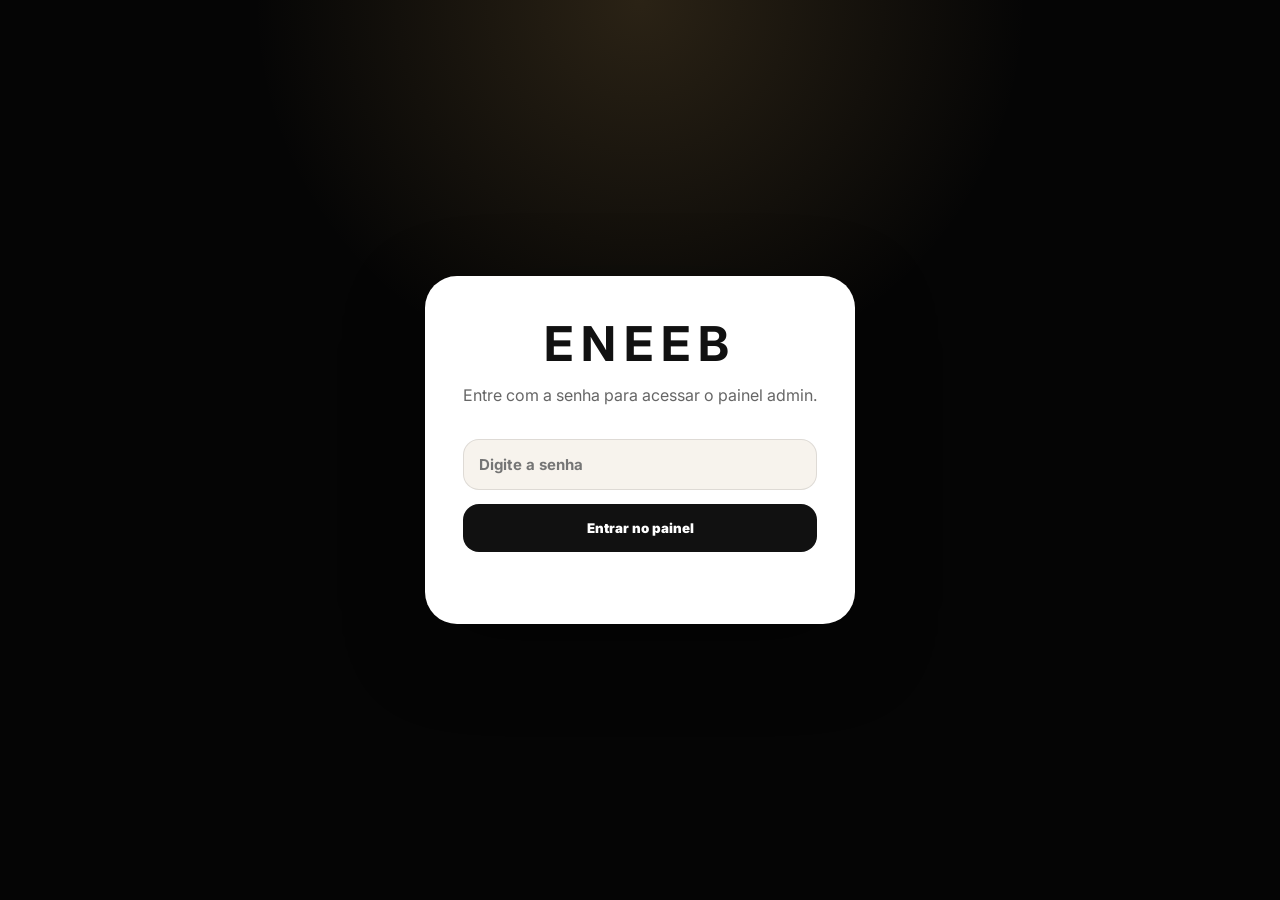
<file: admin.html>
<!DOCTYPE html>
<html lang="pt-BR">
<head>
  <meta charset="UTF-8">
  <meta name="viewport" content="width=device-width, initial-scale=1.0">

  <title>Painel Admin | Eneeb</title>

  <link rel="preconnect" href="https://fonts.googleapis.com">
  <link rel="preconnect" href="https://fonts.gstatic.com" crossorigin>
  <link href="https://fonts.googleapis.com/css2?family=Inter:wght@400;500;600;700;800;900&display=swap" rel="stylesheet">

  <link rel="stylesheet" href="admin.css">
</head>
<body>

  <section class="login-screen" id="loginScreen">
    <div class="login-box">
      <h1>ENEEB</h1>
      <p>Entre com a senha para acessar o painel admin.</p>

      <input type="password" id="adminPassword" placeholder="Digite a senha">
      <button id="loginBtn">Entrar no painel</button>

      <span id="loginError"></span>
    </div>
  </section>

  <div class="admin-content-wrapper" id="adminContent">

  <header class="admin-header">
    <div>
      <h1>Painel Admin Eneeb</h1>
      <p>Adicione, edite e remova produtos sem mexer no código.</p>
    </div>

    <div class="header-actions">
      <a href="index.html" target="_blank">Ver loja</a>
      <button id="clearAll">Limpar produtos do painel</button>
      <button id="logoutBtn">Sair</button>
    </div>
  </header>

  <main class="admin-layout">
    <section class="form-card">
      <h2 id="formTitle">Adicionar produto</h2>

      <input type="hidden" id="editId">

      <label>
        Nome do produto
        <input type="text" id="nome" placeholder="Ex: Camisa Premium Vermelha">
      </label>

      <label>
        Preço
        <input type="number" id="preco" placeholder="Ex: 129.90" step="0.01">
      </label>

      <label>
        Upload de imagem
        <input type="file" id="imagemUpload" accept="image/*">
      </label>

      <label>
        Link da imagem
        <input type="text" id="imagem" placeholder="A imagem enviada aparece aqui automaticamente">
      </label>

      <div class="image-preview" id="imagePreview">
        <span>Prévia da imagem</span>
      </div>

      <label>
        Categoria
        <select id="categoria">
          <option value="camisas">Camisas</option>
          <option value="calcas">Calças</option>
          <option value="looks">Looks</option>
          <option value="acessorios">Acessórios</option>
          <option value="calcados">Calçados</option>
        </select>
      </label>

      <label>
        Tag/Selo
        <input type="text" id="tag" placeholder="Ex: Novo, Premium, Promoção">
      </label>

      <label>
        Status do produto
        <select id="status">
          <option value="disponivel">Disponível</option>
          <option value="esgotado">Esgotado</option>
        </select>
      </label>

      <label class="check-line">
        <input type="checkbox" id="promocao">
        Marcar como promoção
      </label>

      <label class="check-line">
        <input type="checkbox" id="lancamento">
        Marcar como lançamento
      </label>

      <label>
        Tamanhos
        <input type="text" id="tamanhos" placeholder="Ex: P, M, G, GG">
      </label>

      <label>
        Descrição
        <textarea id="desc" placeholder="Descrição curta do produto"></textarea>
      </label>

      <div class="form-buttons">
        <button id="saveProduct">Salvar produto</button>
        <button id="cancelEdit" type="button">Cancelar</button>
      </div>

      <div class="help-box">
        <strong>Como colocar imagem?</strong>
        <p>Coloque a foto dentro da pasta <b>imagens</b> e escreva aqui o caminho, exemplo: <b>imagens/looknovo.png</b></p>
      </div>
    </section>

    <section class="products-admin">
      <div class="products-head">
        <div>
          <h2>Produtos cadastrados no painel</h2>
          <p>Esses produtos aparecem na loja principal automaticamente.</p>
        </div>

        <input type="text" id="searchAdmin" placeholder="Buscar produto...">
      </div>

      <div class="admin-grid" id="adminGrid"></div>
    </section>
  </main>

  <script src="supabase.js"></script>
  <script src="admin.js"></script>

  </div>
</body>
</html>
</file>
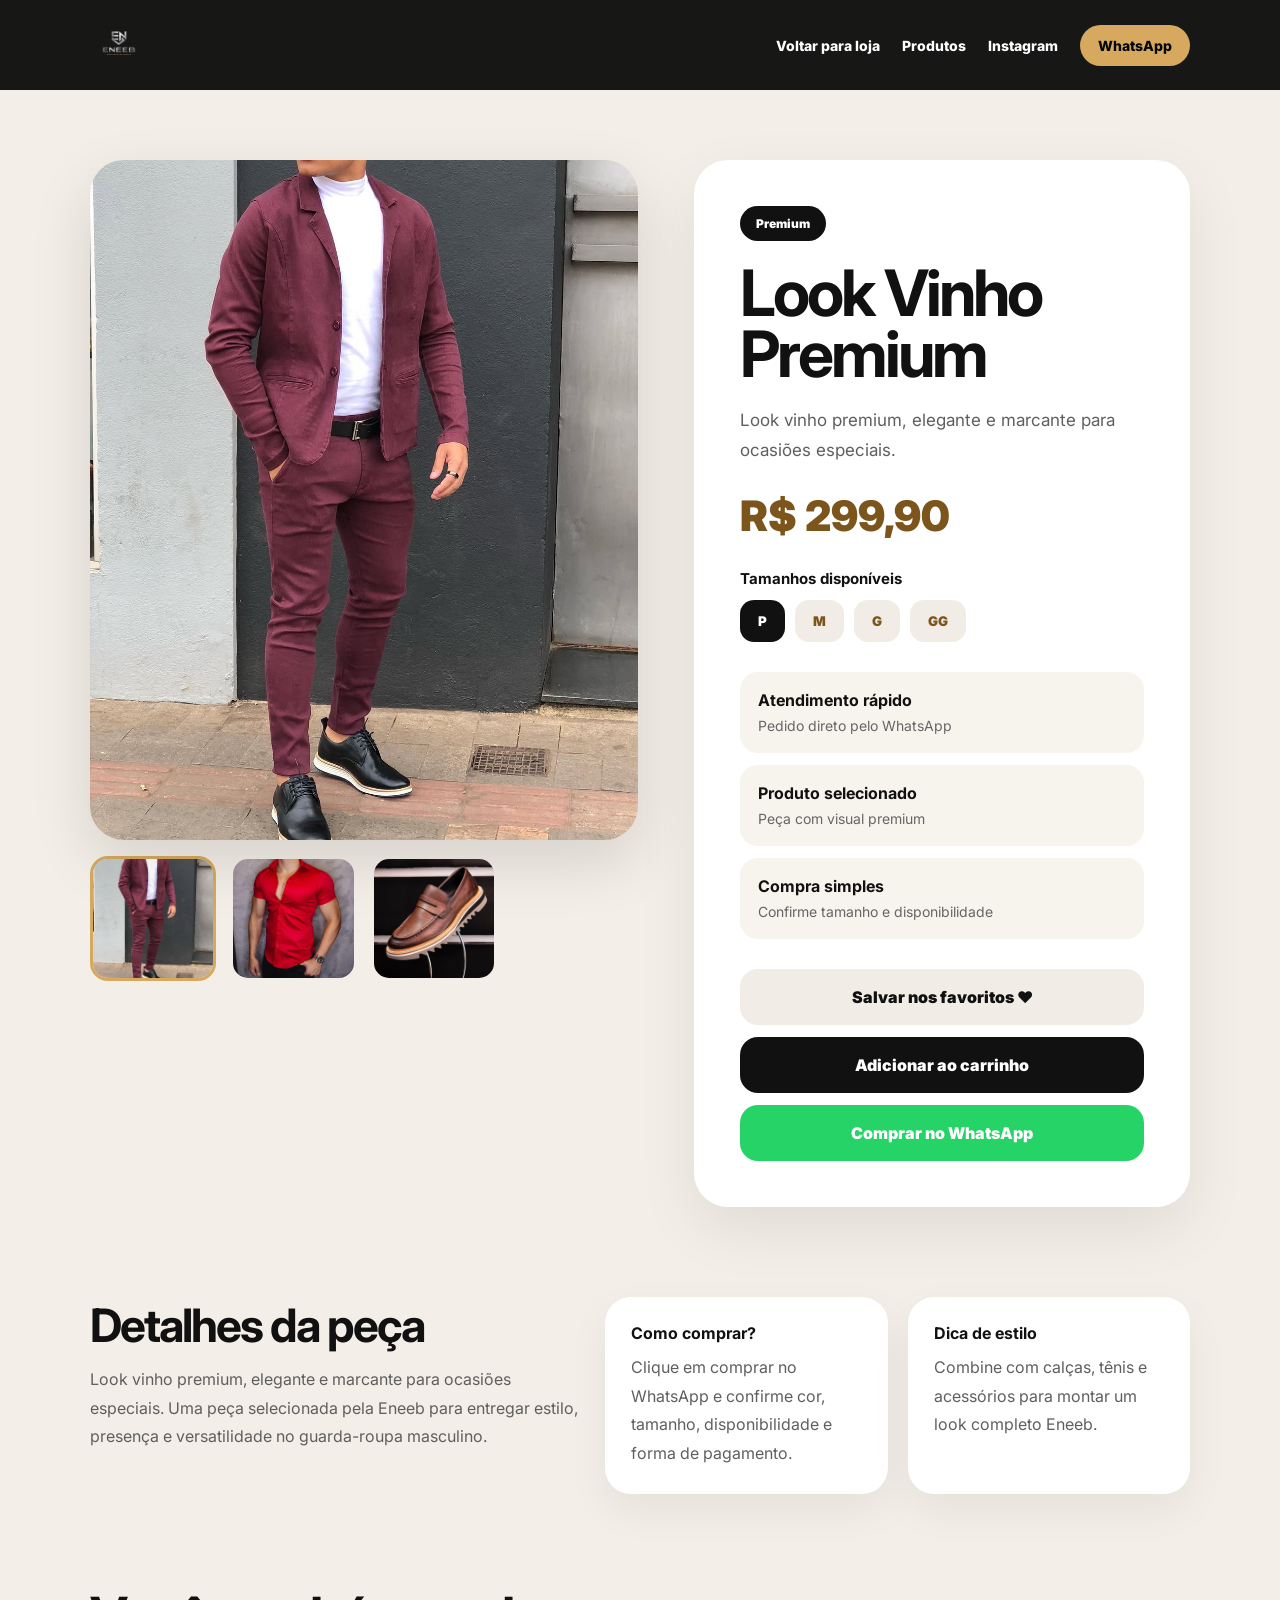
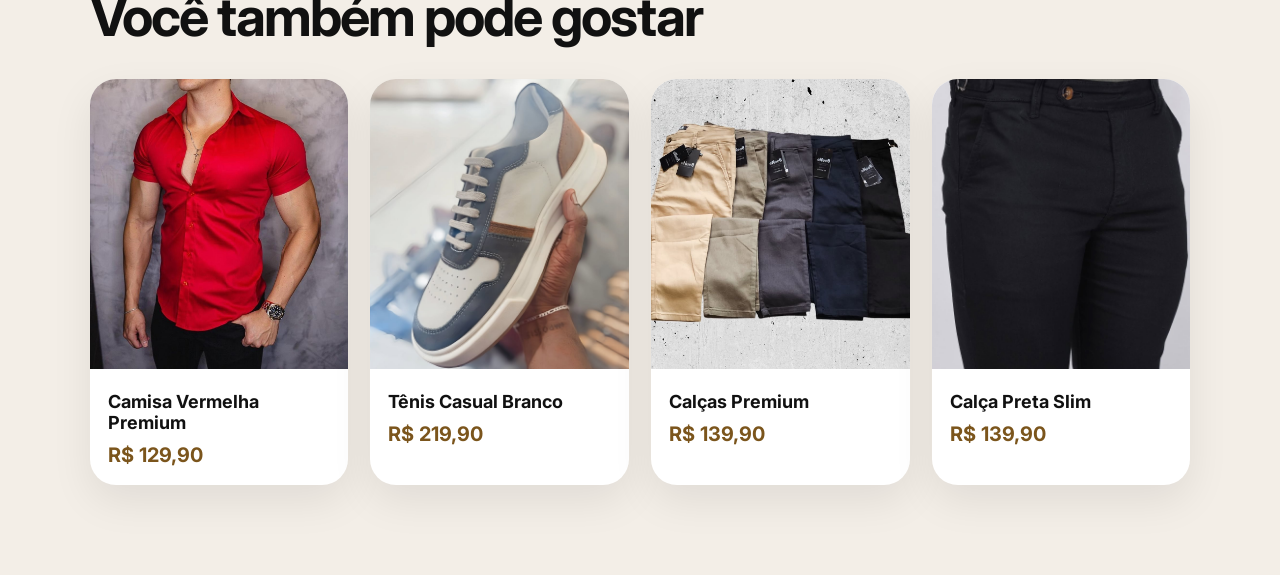
<file: produto.html>
<!DOCTYPE html>
<html lang="pt-BR">
<head>
  <meta charset="UTF-8" />
  <meta name="viewport" content="width=device-width, initial-scale=1.0" />

  <title>Produto | Eneeb</title>

  <link rel="preconnect" href="https://fonts.googleapis.com">
  <link rel="preconnect" href="https://fonts.gstatic.com" crossorigin>
  <link href="https://fonts.googleapis.com/css2?family=Inter:wght@400;500;600;700;800;900&display=swap" rel="stylesheet">

  <link rel="stylesheet" href="produto.css" />
</head>
<body>

  <header class="product-header">
    <a href="index.html" class="product-logo">
      <img src="logo.png" alt="Logo Eneeb">
    </a>

    <nav>
      <a href="index.html">Voltar para loja</a>
      <a href="index.html#produtos">Produtos</a>
      <a href="https://instagram.com/eneeb_" target="_blank">Instagram</a>
      <a class="whats-link" href="https://wa.me/5531985185956?text=Olá,%20vim%20pelo%20site%20da%20Eneeb." target="_blank">WhatsApp</a>
    </nav>
  </header>

  <main>
    <section class="product-page">
      <div class="gallery">
        <div class="main-image-wrap">
          <img id="mainImage" src="" alt="">
        </div>

        <div class="thumbs" id="thumbs"></div>
      </div>

      <div class="product-info">
        <span class="tag" id="tag">Premium</span>
        <h1 id="title">Produto Eneeb</h1>
        <p id="desc">Descrição do produto.</p>

        <div class="price" id="price">R$ 0,00</div>

        <div class="sizes-box">
          <strong>Tamanhos disponíveis</strong>
          <div class="sizes" id="sizes"></div>
        </div>

        <div class="benefits">
          <div>
            <strong>Atendimento rápido</strong>
            <span>Pedido direto pelo WhatsApp</span>
          </div>
          <div>
            <strong>Produto selecionado</strong>
            <span>Peça com visual premium</span>
          </div>
          <div>
            <strong>Compra simples</strong>
            <span>Confirme tamanho e disponibilidade</span>
          </div>
        </div>

        <div class="actions">
          <button id="addFavorite">Salvar nos favoritos ♥</button>
          <button id="addCart">Adicionar ao carrinho</button>
          <a id="whatsappBtn" target="_blank">Comprar no WhatsApp</a>
        </div>
      </div>
    </section>

    <section class="details">
      <div>
        <h2>Detalhes da peça</h2>
        <p id="longDesc">
          Peça premium Eneeb criada para compor looks modernos, elegantes e versáteis.
        </p>
      </div>

      <div class="detail-card">
        <strong>Como comprar?</strong>
        <p>Clique em comprar no WhatsApp e confirme cor, tamanho, disponibilidade e forma de pagamento.</p>
      </div>

      <div class="detail-card">
        <strong>Dica de estilo</strong>
        <p>Combine com calças, tênis e acessórios para montar um look completo Eneeb.</p>
      </div>
    </section>

    <section class="related">
      <h2>Você também pode gostar</h2>
      <div class="related-grid" id="relatedGrid"></div>
    </section>
  </main>

  <script src="supabase.js"></script>
  <script src="produto.js"></script>
</body>
</html>
</file>
<file: admin.css>
* {
  margin: 0;
  padding: 0;
  box-sizing: border-box;
  font-family: Inter, Arial, sans-serif;
}

body {
  background: #f3eee7;
  color: #111;
}

.admin-header {
  background: #050505;
  color: #fff;
  padding: 28px 7%;
  display: flex;
  justify-content: space-between;
  gap: 20px;
  align-items: center;
}

.admin-header h1 {
  font-size: clamp(32px, 5vw, 54px);
  letter-spacing: -2px;
  margin-bottom: 8px;
}

.admin-header p {
  color: #cfcfcf;
}

.header-actions {
  display: flex;
  gap: 12px;
  flex-wrap: wrap;
}

.header-actions a,
.header-actions button {
  border: 0;
  background: #d6a95f;
  color: #050505;
  padding: 13px 18px;
  border-radius: 999px;
  font-weight: 900;
  cursor: pointer;
  text-decoration: none;
}

.header-actions button {
  background: #fff;
}

.admin-layout {
  padding: 42px 7%;
  display: grid;
  grid-template-columns: 390px 1fr;
  gap: 28px;
  align-items: start;
}

.form-card,
.products-admin {
  background: #fff;
  border-radius: 30px;
  padding: 26px;
  box-shadow: 0 18px 45px rgba(0,0,0,0.08);
}

.form-card {
  position: sticky;
  top: 24px;
}

.form-card h2,
.products-head h2 {
  font-size: 28px;
  letter-spacing: -1px;
  margin-bottom: 18px;
}

label {
  display: block;
  font-size: 14px;
  font-weight: 900;
  margin-bottom: 14px;
}

input,
select,
textarea {
  width: 100%;
  margin-top: 8px;
  border: 1px solid rgba(0,0,0,0.10);
  background: #f7f3ed;
  padding: 15px;
  border-radius: 16px;
  outline: none;
  font-size: 15px;
  font-weight: 700;
}

textarea {
  min-height: 110px;
  resize: vertical;
}

input:focus,
select:focus,
textarea:focus {
  border-color: #d6a95f;
  box-shadow: 0 0 0 4px rgba(214,169,95,0.15);
}

.form-buttons {
  display: grid;
  gap: 10px;
  margin-top: 18px;
}

.form-buttons button {
  border: 0;
  padding: 16px;
  border-radius: 16px;
  font-weight: 900;
  cursor: pointer;
}

#saveProduct {
  background: #111;
  color: #fff;
}

#cancelEdit {
  background: #f1ede6;
  color: #111;
  display: none;
}

.help-box {
  margin-top: 20px;
  background: #f7f3ed;
  border-radius: 18px;
  padding: 16px;
}

.help-box p {
  margin-top: 8px;
  color: #666;
  line-height: 1.6;
  font-size: 14px;
}

.products-head {
  display: flex;
  justify-content: space-between;
  gap: 20px;
  align-items: start;
  margin-bottom: 22px;
}

.products-head p {
  color: #666;
}

#searchAdmin {
  max-width: 300px;
  margin-top: 0;
}

.admin-grid {
  display: grid;
  grid-template-columns: repeat(3, 1fr);
  gap: 18px;
}

.admin-card {
  background: #f8f4ef;
  border-radius: 22px;
  overflow: hidden;
  border: 1px solid rgba(0,0,0,0.06);
}

.admin-card img {
  width: 100%;
  height: 250px;
  object-fit: cover;
  background: #ddd;
}

.admin-content {
  padding: 18px;
}

.admin-content h3 {
  font-size: 18px;
  margin-bottom: 8px;
}

.admin-content p {
  color: #666;
  line-height: 1.5;
  font-size: 14px;
  margin-bottom: 12px;
}

.admin-price {
  display: block;
  color: #7b551c;
  font-size: 22px;
  font-weight: 900;
  margin-bottom: 14px;
}

.admin-tags {
  display: flex;
  flex-wrap: wrap;
  gap: 6px;
  margin-bottom: 14px;
}

.admin-tags span {
  background: #fff;
  border-radius: 999px;
  padding: 6px 9px;
  font-size: 12px;
  font-weight: 900;
  color: #7b551c;
}

.admin-actions {
  display: grid;
  grid-template-columns: 1fr 1fr;
  gap: 8px;
}

.admin-actions button {
  border: 0;
  padding: 12px;
  border-radius: 12px;
  font-weight: 900;
  cursor: pointer;
}

.edit {
  background: #111;
  color: #fff;
}

.delete {
  background: #d62828;
  color: #fff;
}

.empty {
  grid-column: 1 / -1;
  text-align: center;
  background: #f8f4ef;
  padding: 46px 20px;
  border-radius: 24px;
  color: #666;
  font-weight: 800;
}

@media (max-width: 1050px) {
  .admin-layout {
    grid-template-columns: 1fr;
  }

  .form-card {
    position: static;
  }

  .admin-grid {
    grid-template-columns: repeat(2, 1fr);
  }
}

@media (max-width: 720px) {
  .admin-header {
    display: block;
  }

  .header-actions {
    margin-top: 20px;
  }

  .admin-layout {
    padding: 28px 5%;
  }

  .products-head {
    display: block;
  }

  #searchAdmin {
    max-width: 100%;
    margin-top: 16px;
  }

  .admin-grid {
    grid-template-columns: 1fr;
  }
}


/* LOGIN ADMIN */
.login-screen {
  position: fixed;
  inset: 0;
  background:
    radial-gradient(circle at top, rgba(214,169,95,0.18), transparent 35%),
    #050505;
  display: grid;
  place-items: center;
  z-index: 9999;
  padding: 24px;
}

.login-screen.hide {
  display: none;
}

.login-box {
  width: min(430px, 100%);
  background: #fff;
  border-radius: 32px;
  padding: 38px;
  text-align: center;
  box-shadow: 0 25px 80px rgba(0,0,0,0.35);
}

.login-box h1 {
  font-size: 48px;
  letter-spacing: 8px;
  margin-bottom: 10px;
}

.login-box p {
  color: #666;
  line-height: 1.6;
  margin-bottom: 22px;
}

.login-box input {
  margin-bottom: 14px;
}

.login-box button {
  width: 100%;
  border: 0;
  background: #111;
  color: #fff;
  padding: 16px;
  border-radius: 16px;
  font-weight: 900;
  cursor: pointer;
}

#loginError {
  display: block;
  color: #d62828;
  font-weight: 800;
  margin-top: 14px;
  min-height: 20px;
}

.admin-content-wrapper.locked {
  display: none;
}

#logoutBtn {
  background: #d62828;
  color: #fff;
}

.check-line {
  display: flex;
  align-items: center;
  gap: 10px;
  background: #f7f3ed;
  padding: 14px;
  border-radius: 16px;
}
.check-line input {
  width: auto;
  margin: 0;
}


.image-preview {
  width: 100%;
  min-height: 180px;
  background: #f7f3ed;
  border: 2px dashed rgba(0,0,0,0.14);
  border-radius: 20px;
  display: grid;
  place-items: center;
  overflow: hidden;
  color: #777;
  font-weight: 900;
  margin-bottom: 14px;
}

.image-preview img {
  width: 100%;
  height: 220px;
  object-fit: cover;
  display: block;
}

.uploading {
  opacity: 0.65;
  pointer-events: none;
}
</file>
<file: produto.css>
* {
  margin: 0;
  padding: 0;
  box-sizing: border-box;
  font-family: Inter, Arial, sans-serif;
}

html {
  scroll-behavior: smooth;
}

body {
  background: #f3eee7;
  color: #111;
}

a {
  text-decoration: none;
}

.product-header {
  width: 100%;
  padding: 16px 7%;
  background: rgba(5,5,5,0.92);
  backdrop-filter: blur(16px);
  display: flex;
  align-items: center;
  justify-content: space-between;
  position: sticky;
  top: 0;
  z-index: 1000;
}

.product-logo img {
  height: 58px;
  width: auto;
  display: block;
}

.product-header nav {
  display: flex;
  align-items: center;
  gap: 22px;
}

.product-header nav a {
  color: #fff;
  font-weight: 800;
  font-size: 14px;
}

.whats-link {
  background: #d6a95f;
  color: #050505 !important;
  padding: 12px 18px;
  border-radius: 999px;
}

.product-page {
  padding: 70px 7%;
  display: grid;
  grid-template-columns: 1.05fr 0.95fr;
  gap: 56px;
  align-items: start;
}

.gallery {
  position: sticky;
  top: 110px;
}

.main-image-wrap {
  background: #ddd;
  border-radius: 34px;
  overflow: hidden;
  box-shadow: 0 22px 60px rgba(0,0,0,0.12);
}

.main-image-wrap img {
  width: 100%;
  height: 680px;
  object-fit: cover;
  display: block;
}

.thumbs {
  display: grid;
  grid-template-columns: repeat(4, 1fr);
  gap: 14px;
  margin-top: 16px;
}

.thumbs img {
  width: 100%;
  height: 125px;
  object-fit: cover;
  border-radius: 18px;
  cursor: pointer;
  border: 3px solid transparent;
}

.thumbs img.active {
  border-color: #d6a95f;
}

.product-info {
  background: #fff;
  border-radius: 34px;
  padding: 46px;
  box-shadow: 0 22px 60px rgba(0,0,0,0.08);
}

.tag {
  width: fit-content;
  display: inline-block;
  background: #111;
  color: #fff;
  padding: 10px 16px;
  border-radius: 999px;
  font-size: 12px;
  font-weight: 900;
  margin-bottom: 22px;
}

.product-info h1 {
  font-size: clamp(38px, 5vw, 68px);
  line-height: 0.95;
  letter-spacing: -3px;
  margin-bottom: 20px;
}

.product-info p {
  color: #5f5f5f;
  line-height: 1.8;
  font-size: 17px;
  margin-bottom: 24px;
}

.price {
  font-size: 42px;
  color: #7b551c;
  font-weight: 900;
  margin-bottom: 28px;
}

.sizes-box strong {
  display: block;
  margin-bottom: 12px;
  font-size: 15px;
}

.sizes {
  display: flex;
  flex-wrap: wrap;
  gap: 10px;
  margin-bottom: 30px;
}

.sizes button {
  border: 0;
  background: #f1ede6;
  color: #7b551c;
  padding: 13px 18px;
  border-radius: 14px;
  font-weight: 900;
  cursor: pointer;
}

.sizes button.active,
.sizes button:hover {
  background: #111;
  color: #fff;
}

.benefits {
  display: grid;
  grid-template-columns: 1fr;
  gap: 12px;
  margin-bottom: 30px;
}

.benefits div {
  background: #f7f3ed;
  padding: 18px;
  border-radius: 18px;
}

.benefits strong {
  display: block;
  margin-bottom: 5px;
}

.benefits span {
  color: #666;
  font-size: 14px;
}

.actions {
  display: grid;
  gap: 12px;
}

.actions button,
.actions a {
  border: 0;
  min-height: 56px;
  border-radius: 18px;
  font-weight: 900;
  cursor: pointer;
  display: grid;
  place-items: center;
  font-size: 16px;
}

.actions button {
  background: #111;
  color: #fff;
}

.actions a {
  background: #25d366;
  color: #fff;
}

.details {
  padding: 20px 7% 70px;
  display: grid;
  grid-template-columns: 1.4fr 0.8fr 0.8fr;
  gap: 20px;
}

.details h2 {
  font-size: clamp(30px, 4vw, 46px);
  letter-spacing: -2px;
  margin-bottom: 12px;
}

.details p {
  color: #5f5f5f;
  line-height: 1.8;
}

.detail-card {
  background: #fff;
  border-radius: 26px;
  padding: 26px;
  box-shadow: 0 16px 42px rgba(0,0,0,0.06);
}

.detail-card strong {
  display: block;
  margin-bottom: 10px;
}

.related {
  padding: 20px 7% 90px;
}

.related h2 {
  font-size: clamp(32px, 5vw, 54px);
  letter-spacing: -2px;
  margin-bottom: 30px;
}

.related-grid {
  display: grid;
  grid-template-columns: repeat(4, 1fr);
  gap: 22px;
}

.related-card {
  background: #fff;
  border-radius: 26px;
  overflow: hidden;
  box-shadow: 0 16px 42px rgba(0,0,0,0.08);
  color: #111;
  transition: 0.3s;
}

.related-card:hover {
  transform: translateY(-6px);
}

.related-card img {
  width: 100%;
  height: 290px;
  object-fit: cover;
}

.related-card div {
  padding: 18px;
}

.related-card h3 {
  font-size: 18px;
  margin-bottom: 10px;
}

.related-card strong {
  color: #7b551c;
  font-size: 20px;
}

@media (max-width: 1000px) {
  .product-page,
  .details {
    grid-template-columns: 1fr;
  }

  .gallery {
    position: static;
  }

  .related-grid {
    grid-template-columns: repeat(2, 1fr);
  }
}

@media (max-width: 760px) {
  .product-header {
    padding: 14px 5%;
  }

  .product-header nav a:not(.whats-link) {
    display: none;
  }

  .product-logo img {
    height: 48px;
  }

  .product-page {
    padding: 34px 5%;
    gap: 26px;
  }

  .main-image-wrap img {
    height: 460px;
  }

  .thumbs {
    grid-template-columns: repeat(3, 1fr);
  }

  .thumbs img {
    height: 95px;
  }

  .product-info {
    padding: 28px 20px;
  }

  .product-info h1 {
    letter-spacing: -2px;
  }

  .details,
  .related {
    padding-left: 5%;
    padding-right: 5%;
  }

  .related-grid {
    grid-template-columns: 1fr;
  }
}

/* UPGRADE PREMIUM NA PÁGINA DO PRODUTO */
.product-header {
  transition: 0.35s;
}

.product-header.scrolled {
  padding-top: 10px;
  padding-bottom: 10px;
  background: rgba(5,5,5,0.97);
  box-shadow: 0 12px 40px rgba(0,0,0,0.22);
}

.main-image-wrap,
.product-info,
.detail-card,
.related-card {
  animation: productReveal .8s ease both;
}

.product-info {
  animation-delay: .08s;
}

@keyframes productReveal {
  from {
    opacity: 0;
    transform: translateY(28px);
    filter: blur(6px);
  }
  to {
    opacity: 1;
    transform: translateY(0);
    filter: blur(0);
  }
}

.main-image-wrap img {
  transition: .45s ease;
}

.main-image-wrap:hover img {
  transform: scale(1.035);
}

.actions button,
.actions a,
.sizes button {
  transition: .28s ease;
}

.actions button:hover,
.actions a:hover,
.sizes button:hover {
  transform: translateY(-3px);
}

.related-card:hover {
  transform: translateY(-8px) scale(1.01);
}

#addFavorite {
  background: #f1ede6;
  color: #111;
}
#addFavorite.active {
  background: #d6a95f;
  color: #050505;
}

.sold-product-tag {
  background: #d62828 !important;
}
.actions button:disabled {
  background: #cfcfcf !important;
  color: #666 !important;
  cursor: not-allowed;
}
</file>
